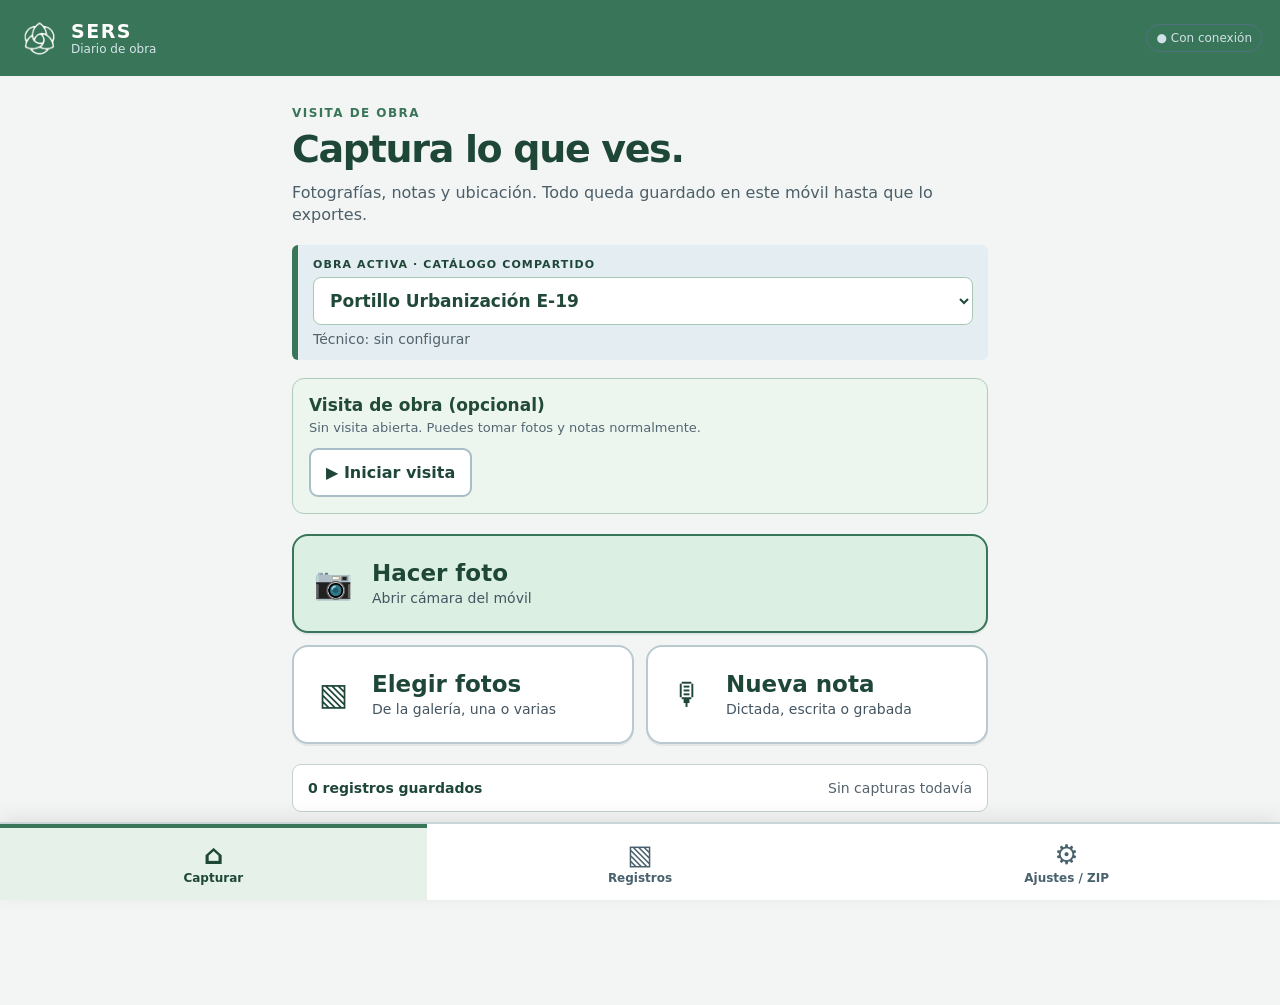
<file: index.html>
<!doctype html>
<html lang="es">
<head>
  <meta charset="utf-8">
  <meta name="viewport" content="width=device-width,initial-scale=1,viewport-fit=cover">
  <meta name="theme-color" content="#397558">
  <meta name="description" content="Captura de fotos y notas de visitas de obra, sin conexión y sin cuotas.">
  <link rel="manifest" href="./manifest-sers.webmanifest?v=6">
  <link rel="icon" sizes="192x192" href="./icons/icon-192.png?v=6">
  <link rel="apple-touch-icon" href="./icons/icon-192.png?v=6">
  <link rel="stylesheet" href="./styles.css">
  <title>SERS · Diario de obra</title>
</head>
<body>
  <div id="app">
    <header class="masthead">
      <div class="brand"><span class="symbol" aria-hidden="true"></span><div><div class="brand-first">SERS</div><div class="brand-sub">Diario de obra</div></div></div>
      <span id="networkStatus" class="connection">Comprobando…</span>
    </header>

    <main>
      <section id="view-home" class="view" aria-label="Inicio">
        <div class="intro">
          <p class="kicker">VISITA DE OBRA</p>
          <h1>Captura lo que ves.</h1>
          <p>Fotografías, notas y ubicación. Todo queda guardado en este móvil hasta que lo exportes.</p>
        </div>
        <div class="project-panel">
          <span class="small-label">OBRA ACTIVA · CATÁLOGO COMPARTIDO</span>
          <select id="homeProject" class="project-chooser" aria-label="Seleccionar obra activa"></select>
          <span id="homeTechnician" class="muted">Técnico: sin configurar</span>
        </div>

        <div class="visit-panel">
          <div><strong>Visita de obra (opcional)</strong><p id="visitStatus" class="hint">Puedes registrar fotos y notas sin iniciar una visita.</p></div>
          <div class="inline-controls">
            <button id="startVisit" type="button" class="button button-outline">▶ Iniciar visita</button>
            <button id="endVisit" type="button" class="button button-outline hidden">■ Finalizar visita</button>
          </div>
        </div>
        <div id="draftRecovery" class="visit-panel recovery-panel hidden">
          <strong>Tienes un borrador sin guardar</strong>
          <div class="inline-controls">
            <button id="recoverDraft" type="button" class="button button-primary">Recuperarlo</button>
            <button id="discardDraft" type="button" class="button button-outline">Descartar</button>
          </div>
        </div>
        <div class="actions">
          <button id="takePhoto" class="action action-primary" type="button"><span class="action-icon">📷</span><span>Hacer foto<small>Abrir cámara del móvil</small></span></button>
          <button id="choosePhotos" class="action" type="button"><span class="action-icon">▧</span><span>Elegir fotos<small>De la galería, una o varias</small></span></button>
          <button id="newNote" class="action" type="button"><span class="action-icon">🎙</span><span>Nueva nota<small>Dictada, escrita o grabada</small></span></button>
        </div>
        <div class="info-line"><strong id="homeCount">0 registros</strong><span id="homeLast">Sin capturas todavía</span></div>
        <p class="privacy-note">Fotos, audios y notas permanecen en este móvil. Solo el catálogo de obras se consulta en GitHub. Exporta copias de seguridad con frecuencia.</p>
      </section>

      <section id="view-records" class="view hidden" aria-label="Registros guardados">
        <div class="section-heading"><p class="kicker">REGISTRO DE VISITAS</p><h1>Fotos y notas</h1><p>Abre cualquier registro para ampliar la foto, leer el texto o escucharlo.</p></div>
        <div class="filters">
          <label for="dayFilter">Día</label>
          <input id="dayFilter" type="date">
          <button id="showAll" type="button" class="button button-small button-outline">Ver todos</button>
          <button id="showToday" type="button" class="button button-small button-outline hidden">Hoy</button>
        </div>
        <div class="filters visit-filter"><label for="visitFilter">Visita</label><select id="visitFilter" aria-label="Filtrar por visita"><option value="all">Todas las visitas y registros sueltos</option></select></div>
        <div id="recordsSummary" class="muted record-total"></div>
        <div id="recordsList" class="record-list" aria-live="polite"></div>
      </section>

      <section id="view-settings" class="view hidden" aria-label="Ajustes y exportación">
        <div class="section-heading"><p class="kicker">CONFIGURACIÓN</p><h1>Mi perfil y obras</h1></div>
        <div class="sheet">
          <h2>Mi perfil</h2>
          <label for="technicianInput">Nombre y apellidos del técnico</label>
          <input id="technicianInput" type="text" maxlength="90" autocomplete="name" placeholder="Nombre y apellidos">
          <label for="technicianRoleInput">Cargo (opcional)</label>
          <input id="technicianRoleInput" type="text" maxlength="100" placeholder="Director de obra, asistencia técnica…">
          <label for="technicianEmailInput">Correo (opcional)</label>
          <input id="technicianEmailInput" type="email" maxlength="150" autocomplete="email" placeholder="correo@empresa.com">
          <button id="saveProfile" type="button" class="button button-primary full">Guardar perfil</button>
        </div>

        <div class="sheet">
          <h2>Obras disponibles</h2>
          <p class="hint">El catálogo se descarga desde GitHub y se conserva en el móvil para trabajar sin cobertura. Lo administra SERS; los inspectores pueden consultarlo, no modificarlo.</p>
          <label for="settingsProjectSelect">Obra activa</label>
          <select id="settingsProjectSelect"></select>
          <p id="catalogStatus" class="status-small"></p>
          <button id="refreshCatalog" type="button" class="button button-outline full">↻ Actualizar catálogo</button>
          <div id="projectDetail" class="project-detail"></div>
          <p class="hint">Los inspectores consultan las obras. El administrador autorizado puede editarlas desde el apartado siguiente.</p>
        </div>
        <details class="sheet admin-panel" id="adminDetails">
          <summary>Administrar obras en GitHub</summary>
          <div id="adminLogin" class="admin-login">
            <p class="hint">Solo para el administrador de la cuenta GitHub <strong>setsmaker</strong>. Las modificaciones se publican en el catálogo compartido.</p>
            <p class="hint">La primera vez, crea en GitHub un <strong>token de acceso específico</strong> con permiso de <strong>Contents: Read and write</strong> únicamente para <strong>setsmaker/sers-diario-piloto</strong>. Utiliza una caducidad corta. <a href="https://github.com/settings/personal-access-tokens/new" target="_blank" rel="noopener noreferrer">Crear token en GitHub ↗</a></p>
            <label for="adminToken">Token de GitHub (no es tu contraseña)</label>
            <input id="adminToken" type="password" autocomplete="off" autocapitalize="off" spellcheck="false" placeholder="Pega el token aquí">
            <button id="adminUnlock" class="button button-primary full" type="button">Acceder como administrador</button>
            <p class="hint">El token se utiliza directamente con api.github.com y <strong>no se guarda</strong> en el móvil, ni se sube al catálogo. No lo compartas por chat.</p>
          </div>
          <div id="adminEditor" class="admin-editor hidden">
            <div class="inline-controls">
              <strong id="adminIdentity">Administrador conectado</strong>
              <button id="adminLogout" type="button" class="button button-outline button-small">Cerrar acceso</button>
            </div>
            <label for="adminProjectSelect">Obra a gestionar</label>
            <select id="adminProjectSelect"></select>
            <label for="adminName">Nombre de la obra</label>
            <input id="adminName" type="text" maxlength="120" placeholder="Nombre visible">
            <label for="adminCode">Código / expediente (opcional)</label>
            <input id="adminCode" type="text" maxlength="80">
            <label for="adminPromoter">Promotor (opcional y público)</label>
            <input id="adminPromoter" type="text" maxlength="120">
            <label for="adminContractor">Contratista (opcional y público)</label>
            <input id="adminContractor" type="text" maxlength="120">
            <label for="adminZones">Zonas de obra</label>
            <textarea id="adminZones" rows="6" placeholder="Una zona por línea"></textarea>
            <label for="adminUnits">Unidades / trabajos</label>
            <textarea id="adminUnits" rows="6" placeholder="Una unidad por línea"></textarea>
            <label class="admin-checkbox"><input id="adminActive" type="checkbox" checked> Obra activa (mostrar a los inspectores)</label>
            <label class="admin-checkbox"><input id="adminPublicConfirm" type="checkbox"> Confirmo que esta información puede publicarse en GitHub Pages.</label>
            <button id="adminSave" type="button" class="button button-primary full">Guardar y publicar en GitHub</button>
            <button id="adminReload" type="button" class="button button-outline full">Recargar catálogo desde GitHub</button>
            <p class="hint">Al archivar una obra deja de aparecer en el selector, pero sus registros locales no se borran. Publicar puede tardar unos instantes en propagarse a otros móviles.</p>
          </div>
          <p id="adminStatus" class="status-small" role="status" aria-live="polite"></p>
        </details>
        <div class="sheet">
          <h2>Sincronizar con OneDrive</h2>
          <p class="hint">Envía los registros nuevos de las obras de este móvil a carpetas privadas de tu OneDrive, por obra, fecha y visita. Los originales permanecen en el teléfono.</p>
          <p id="onedriveStatus" class="status-small" role="status" aria-live="polite">OneDrive sin configurar.</p>
          <div id="onedriveSetup">
            <details id="onedriveSetupDetails">
              <summary>Configuración de Microsoft (una vez)</summary>
              <p class="hint">Para conectar SERS Diario hace falta registrar la aplicación en Microsoft Entra y autorizarla. No basta con iniciar sesión en la aplicación OneDrive del móvil.</p>
              <label for="onedriveClientId">ID de aplicación de Microsoft (Client ID)</label>
              <input id="onedriveClientId" type="text" autocomplete="off" autocapitalize="off" spellcheck="false" inputmode="text" placeholder="xxxxxxxx-xxxx-xxxx-xxxx-xxxxxxxxxxxx">
              <label for="onedriveTenantId">ID del directorio / Tenant (opcional)</label>
              <input id="onedriveTenantId" type="text" autocomplete="off" autocapitalize="off" spellcheck="false" placeholder="Solo si Microsoft 365 usa una aplicación de una sola organización">
              <p class="hint">Deja el Tenant vacío si tu aplicación admite cuentas corporativas y personales. Si Microsoft 365 utiliza una aplicación de una sola organización, introduce el ID del directorio facilitado por su administrador.</p>
              <p class="hint">URI de redirección que debes registrar como aplicación de página única (SPA):</p>
              <input id="onedriveRedirect" type="text" readonly value="https://setsmaker.github.io/sers-diario-piloto/" aria-label="URI de redirección">
              <button id="onedriveSaveSettings" type="button" class="button button-outline full">Guardar configuración</button>
              <p class="hint">Permisos de Microsoft Graph: <strong>Files.ReadWrite</strong> y <strong>User.Read</strong>. No introduzcas Client Secret ni contraseñas aquí.</p>
            </details>
          </div>
          <div class="inline-controls onedrive-actions">
            <button id="onedriveConnect" type="button" class="button button-outline">Conectar OneDrive</button>
            <button id="onedriveDisconnect" type="button" class="button button-outline hidden">Desconectar</button>
          </div>
          <label class="admin-checkbox"><input id="onedriveAuto" type="checkbox"> Sincronizar automáticamente al abrir la aplicación, al recuperar conexión y después de guardar registros (mientras la aplicación esté abierta).</label>
          <button id="onedriveSync" type="button" class="button button-primary full">☁ Sincronizar registros pendientes</button>
          <p id="onedriveProgress" class="hint" role="status" aria-live="polite"></p>
          <p class="hint">Destino: <strong>DIARIOS DE OBRA / Obra / Fecha / Visita o sin visita</strong>. Si un registro ya existe y no ha cambiado, no se vuelve a subir. Si se modifica, se actualiza. Las carpetas se crean solas.</p>
        </div>
        <div class="sheet">
          <h2>Exportar al ordenador</h2>
          <p>Descarga un ZIP con fotografías originales, audios, descripciones, ubicaciones, fechas y un CSV para Excel.</p>
          <button id="exportDay" type="button" class="button button-primary full">Exportar el día seleccionado</button>
          <button id="exportAll" type="button" class="button button-outline full">Exportar todos los registros de esta obra</button>
          <p id="exportDateInfo" class="hint"></p>
        </div>
        <div class="sheet discreet">
          <h2>Información y almacenamiento</h2>
          <p>Fotografías, notas, visitas y borradores se guardan en este dispositivo, no se sincronizan entre móviles. El catálogo común de obras se consulta desde GitHub. Exporta copias periódicamente: borrar los datos del navegador puede hacer que se pierdan.</p>
          <p>La transcripción utiliza el reconocimiento de voz del navegador cuando está disponible. Puede necesitar Internet. Si no aparece, utiliza el micrófono del teclado.</p>
        </div>
      </section>

      <section id="view-editor" class="view hidden" aria-label="Editar registro">
        <div class="editor-top"><button id="cancelEditor" type="button" class="button button-outline">‹ Volver</button><span id="queueInfo" class="queue-info"></span></div>
        <h1 id="editorTitle">Nueva fotografía</h1>
        <p class="editor-time" id="editorTime"></p>
        <div id="photoArea" class="photo-area hidden">
          <div class="photos-heading"><h2>Fotografías del registro</h2><span id="photoCount"></span></div>
          <div id="photosList" class="photos-list"></div>
          <div class="inline-controls">
            <button id="addMorePhotos" type="button" class="button button-outline">+ Desde galería</button>
            <button id="captureMorePhoto" type="button" class="button button-outline">📷 Hacer otra foto</button>
          </div>
        </div>
        <div class="sheet editor-form">
<label id="zoneLabel">Zonas de la obra <span class="optional">(puedes elegir varias)</span></label>
          <div class="multi-picker" id="zonePicker">
            <button type="button" class="multi-picker-toggle" id="zoneToggle" aria-expanded="false" aria-controls="zonePanel">Seleccionar zonas <span aria-hidden="true">▾</span></button>
            <div id="zoneSelected" class="multi-selected" aria-live="polite"></div>
            <div id="zonePanel" class="multi-picker-panel hidden">
              <input id="zoneSearch" type="search" placeholder="Buscar…" autocomplete="off" aria-label="Buscar zonas">
              <div id="zoneOptions" class="multi-picker-list" role="group" aria-labelledby="zoneLabel"></div>
              <div class="inline-controls multi-add">
                <input id="zoneNew" type="text" maxlength="120" placeholder="Añadir otra opción">
                <button id="zoneAdd" type="button" class="button button-outline button-small">Añadir</button>
              </div>
              <button id="zoneDone" type="button" class="button button-primary button-small full">Listo</button>
            </div>
          </div>
          <label id="workLabel">Unidades o trabajos <span class="optional">(puedes elegir varias)</span></label>
          <div class="multi-picker" id="workPicker">
            <button type="button" class="multi-picker-toggle" id="workToggle" aria-expanded="false" aria-controls="workPanel">Seleccionar trabajos <span aria-hidden="true">▾</span></button>
            <div id="workSelected" class="multi-selected" aria-live="polite"></div>
            <div id="workPanel" class="multi-picker-panel hidden">
              <input id="workSearch" type="search" placeholder="Buscar…" autocomplete="off" aria-label="Buscar trabajos">
              <div id="workOptions" class="multi-picker-list" role="group" aria-labelledby="workLabel"></div>
              <div class="inline-controls multi-add">
                <input id="workNew" type="text" maxlength="120" placeholder="Añadir otra opción">
                <button id="workAdd" type="button" class="button button-outline button-small">Añadir</button>
              </div>
              <button id="workDone" type="button" class="button button-primary button-small full">Listo</button>
            </div>
          </div>
          <label for="descriptionInput">Descripción / nota</label>
          <textarea id="descriptionInput" rows="5" placeholder="Descripción común a todas las fotos. Puedes dictarla o escribirla."></textarea>
          <p class="hint">Se guarda el texto original. Cada fotografía puede tener además su propia descripción.</p>
          <div class="inline-controls">
            <button id="dictateBtn" type="button" class="button button-dark">🎤 Dictar texto</button>
            <span id="dictationHint" class="hint">También puedes usar el micrófono del teclado</span>
          </div>
          <div id="dictationStatus" class="status-small" aria-live="polite"></div>
        </div>
        <div class="sheet editor-form">
          <h2>Nota de voz original <span class="optional">(opcional)</span></h2>
          <p class="hint">Puedes grabar una explicación y conservar el audio. La grabación todavía no se transcribe automáticamente.</p>
          <div class="inline-controls">
            <button id="recordBtn" type="button" class="button button-outline">⏺ Grabar audio</button>
            <button id="removeAudio" type="button" class="button button-danger hidden">Quitar audio</button>
          </div>
          <div id="recordingStatus" class="status-small" aria-live="polite"></div>
          <audio id="audioPreview" controls class="audio-player hidden"></audio>
        </div>
        <div class="sheet editor-form">
          <h2>Localización GPS</h2>
          <div id="gpsStatus" class="gps-status">Sin ubicación todavía.</div>
          <button id="retryGps" type="button" class="button button-outline">⌖ Obtener ubicación</button>
          <p class="hint">Si no hay cobertura o no concedes permiso, puedes guardar el registro igualmente.</p>
        </div>
        <div class="editor-footer"><button id="saveRecord" type="button" class="button button-primary full">Guardar registro</button><button id="deleteRecord" type="button" class="button button-danger full hidden">Eliminar este registro</button></div>
      </section>
    </main>

    <nav class="bottom-nav" aria-label="Navegación principal">
      <button id="navHome" type="button" class="nav-btn selected"><span aria-hidden="true">⌂</span>Capturar</button>
      <button id="navRecords" type="button" class="nav-btn"><span aria-hidden="true">▧</span>Registros</button>
      <button id="navSettings" type="button" class="nav-btn"><span aria-hidden="true">⚙</span>Ajustes / ZIP</button>
    </nav>
    <input id="cameraInput" class="visually-hidden" type="file" accept="image/*" capture="environment">
    <input id="galleryInput" class="visually-hidden" type="file" accept="image/*" multiple>
    <input id="photoMoreInput" class="visually-hidden" type="file" accept="image/*" multiple>
    <input id="cameraMoreInput" class="visually-hidden" type="file" accept="image/*" capture="environment">
    <div id="toast" class="toast hidden" role="status" aria-live="polite"></div>
  </div>
  <script src="./db.js" defer></script>
  <script src="./zip.js" defer></script>
  <script src="https://alcdn.msftauth.net/browser/2.35.0/js/msal-browser.min.js" integrity="sha384-PARf28kmic36Ve+O3DnUerRXFtOQ7ZDqRDGpLcbljly5/N39T2OV3kt3QsWOKeAX" crossorigin="anonymous" defer></script>
  <script src="./app.js" defer></script>
  <script src="./onedrive.js" defer></script>
  <script src="./admin.js" defer></script>
</body>
</html>
</file>
<file: styles.css>
:root{font-family:system-ui,-apple-system,"Segoe UI",Roboto,Arial,sans-serif;color:#1e4738;background:#f2f5f3;font-synthesis:none;--ink:#1e4738;--yellow:#dcefe3;--line:#c5d0d2;--muted:#52636d;--base:#fff}*{box-sizing:border-box}body{margin:0;min-height:100dvh}button,input,textarea,select{font:inherit}button{cursor:pointer;-webkit-tap-highlight-color:transparent}button:disabled{opacity:.55;cursor:not-allowed}.hidden{display:none!important}.visually-hidden{position:absolute;width:1px;height:1px;overflow:hidden;clip:rect(0,0,0,0)}.masthead{height:76px;padding:12px max(18px,env(safe-area-inset-right));background:#1e4738;color:#fff;display:flex;align-items:center;justify-content:space-between;gap:12px}.brand{display:flex;align-items:center;gap:10px}.symbol{width:43px;height:43px;display:grid;place-items:center;border-radius:9px;background:#fff;font-weight:900;font-size:29px;color:#397558}.brand-first{font-weight:900;letter-spacing:.08em;font-size:19px}.brand-sub{font-size:12px;color:#d5e5ec}.connection{font-size:12px;color:#d0e1e7;border:1px solid #517184;border-radius:20px;padding:6px 9px;text-align:center}.connection.offline{color:#ffe09e;border-color:#ffe09e}main{max-width:740px;margin:auto;padding:20px 17px calc(111px + env(safe-area-inset-bottom))}.view{animation:appear .12s ease-in}@keyframes appear{from{opacity:.5}to{opacity:1}}.kicker{font-size:12px;font-weight:850;letter-spacing:.12em;color:#397558;margin:0 0 8px}.intro h1,.section-heading h1,#editorTitle{font-size:clamp(29px,7vw,38px);line-height:1.15;letter-spacing:-.035em;margin:0 0 10px;font-weight:820}.intro p:last-child,.section-heading p:last-child{font-size:16px;line-height:1.42;margin:0 0 18px;color:#4c5f69}.project-panel{display:flex;flex-direction:column;gap:6px;background:#e4edf1;border-left:6px solid #397558;padding:13px 15px;border-radius:6px;margin:18px 0}.small-label{font-size:11px;font-weight:900;letter-spacing:.1em}.project-panel strong{font-size:19px}.muted{color:var(--muted);font-size:14px}.actions{display:flex;flex-direction:column;gap:12px;margin:20px 0}.action{width:100%;min-height:99px;display:flex;align-items:center;gap:17px;padding:16px 18px;background:#fff;border:2px solid #b9c9cf;border-radius:16px;color:var(--ink);text-align:left;font-size:23px;font-weight:850;box-shadow:0 2px 0 rgba(20,40,55,.07)}.action-primary{background:#dcefe3;border-color:#397558}.action small{display:block;margin-top:4px;font-size:14px;font-weight:500;color:#445561}.action-icon{font-size:31px;min-width:43px;text-align:center}.action:active,.button:active,.nav-btn:active{transform:translateY(1px)}.info-line{display:flex;justify-content:space-between;gap:12px;font-size:14px;background:#fff;border:1px solid var(--line);border-radius:9px;padding:15px}.info-line>span{color:var(--muted);text-align:right}.privacy-note{font-size:13px;line-height:1.5;color:var(--muted);margin-top:20px}.section-heading{margin-bottom:20px}.filters{display:flex;gap:10px;align-items:center;flex-wrap:wrap;margin:12px 0}.filters label{font-weight:800}.filters input{width:160px;flex-grow:1;max-width:225px}.record-total{margin-bottom:13px}.record-list{display:flex;flex-direction:column;gap:13px}.record-card{display:flex;align-items:stretch;text-align:left;padding:0;width:100%;background:#fff;border:2px solid #c7d2d7;border-radius:12px;overflow:hidden;color:var(--ink);min-height:127px}.record-card .thumbnail{height:127px;width:120px;object-fit:cover;flex:none;background:#e3eaee}.record-card .thumb-note{display:grid;place-items:center;font-size:38px;background:#e4ecf0}.record-card .record-body{padding:12px 13px;min-width:0;flex:1;display:flex;flex-direction:column;gap:5px}.record-card .record-meta{color:#647782;font-size:13px;font-weight:700}.record-card .record-zone{font-size:17px;font-weight:850;white-space:nowrap;overflow:hidden;text-overflow:ellipsis}.record-card .record-desc{font-size:14px;line-height:1.3;display:-webkit-box;-webkit-line-clamp:2;-webkit-box-orient:vertical;overflow:hidden;overflow-wrap:anywhere}.record-card .record-tags{font-size:12px;color:#4c6875;margin-top:auto}.empty{padding:35px 18px;text-align:center;border:2px dashed #bdcbd2;border-radius:13px;color:var(--muted);font-size:16px}.sheet{border:1px solid var(--line);border-radius:13px;background:#fff;padding:18px;margin:15px 0;display:flex;flex-direction:column;gap:12px}.sheet h2{font-size:19px;margin:0}.sheet p{line-height:1.45;margin:0;font-size:15px}.sheet label{font-size:16px;font-weight:750}.sheet input,.sheet textarea,.sheet select,.filters input,.project-chooser{width:100%;border:2px solid #9fb2bf;border-radius:9px;color:var(--ink);padding:12px 13px;background:#fff;font-size:17px;min-height:51px}.sheet textarea{min-height:135px;line-height:1.4;resize:vertical}.sheet input:focus,.sheet textarea:focus,.sheet select:focus,.project-chooser:focus,.filters input:focus{outline:3px solid #88c2a0;outline-offset:1px}.button{min-height:49px;padding:10px 15px;font-weight:790;font-size:16px;border-radius:9px;border:2px solid transparent;color:var(--ink);background:#fff;display:inline-flex;align-items:center;justify-content:center;gap:8px}.button-small{min-height:46px;font-size:14px;padding:8px 10px}.button-primary{background:#397558;color:#fff;border-color:#397558}.button-outline{background:#fff;border-color:#a7bdc7}.button-dark{background:#397558;color:#fff;border-color:#397558}.button-danger{color:#8a2331;background:#fff;border-color:#e5a5ae}.full{width:100%}.hint{font-size:13px!important;color:#526772;line-height:1.45}.discreet{background:#edf2f4}.editor-top{display:flex;justify-content:space-between;align-items:center;gap:10px;margin-bottom:15px}.queue-info{font-size:14px;font-weight:750;color:#536b77}.editor-time{margin:0 0 14px;color:var(--muted);font-size:15px}.photo-area{background:#d9e2e6;border-radius:13px;overflow:hidden;margin-bottom:12px}.photo-area img{display:block;width:100%;max-height:55dvh;object-fit:contain}.filename{padding:8px 11px;font-size:13px;word-break:break-all;color:#4b6574;margin:0}.editor-form{gap:10px}.optional{font-weight:400;color:var(--muted);font-size:13px}.inline-controls{display:flex;align-items:center;gap:10px;flex-wrap:wrap}.status-small{font-size:14px;color:#345970;line-height:1.4;min-height:2px}.gps-status{font-size:15px;font-weight:650;line-height:1.45;overflow-wrap:anywhere}.audio-player{width:100%}.editor-footer{display:flex;flex-direction:column;gap:10px;margin-top:20px}.editor-footer .button-primary{min-height:67px;font-size:20px}.bottom-nav{position:fixed;bottom:0;left:0;right:0;height:calc(78px + env(safe-area-inset-bottom));padding-bottom:env(safe-area-inset-bottom);display:flex;background:#fff;border-top:2px solid #c9d4d8;box-shadow:0 -5px 20px rgba(0,0,0,.08);z-index:20}.nav-btn{border:0;background:transparent;flex:1;font-size:12px;font-weight:800;color:#48616d;display:flex;flex-direction:column;align-items:center;justify-content:center;gap:1px;min-width:0}.nav-btn span{font-size:27px}.nav-btn.selected{background:#e5f1e9;color:#1e4738;box-shadow:inset 0 4px #397558}.toast{position:fixed;z-index:100;bottom:calc(93px + env(safe-area-inset-bottom));left:50%;transform:translateX(-50%);background:#1e4738;color:#fff;padding:13px 20px;border-radius:11px;max-width:min(92vw,540px);width:max-content;box-shadow:0 6px 24px #0005;font-size:15px;line-height:1.4}.toast.error{background:#8d2533}@media(min-width:700px){.actions{display:grid;grid-template-columns:1fr 1fr}.action-primary{grid-column:1/-1}main{padding:30px 22px 120px}}@media(hover:hover){.button:hover,.record-card:hover,.action:hover{filter:brightness(.97)}}

/* Selección múltiple por obra: búsqueda y desplazamiento táctil */
.project-chooser{font-weight:800;font-size:17px;border:1px solid #a9c8b4;background:#fff;color:#214939;border-radius:8px;width:100%;min-height:48px;padding:9px 12px}
.sheet select{appearance:auto}
.add-project{border-top:1px solid var(--line);padding-top:15px;margin-top:6px;display:flex;flex-direction:column;gap:10px}
.multi-picker{border:1px solid #b5c8bc;border-radius:11px;background:#fff;overflow:hidden;margin-bottom:4px}
.multi-picker-toggle{width:100%;min-height:53px;border:0;background:#f1f7f2;color:#194934;text-align:left;font-size:17px;padding:12px 14px;font-weight:700;display:flex;justify-content:space-between;align-items:center;gap:10px}
.multi-picker-toggle span{font-size:20px}
.multi-picker-panel{padding:12px;display:flex;flex-direction:column;gap:10px;border-top:1px solid var(--line)}
.multi-picker-panel input{min-height:46px;font-size:16px}
.multi-picker-list{max-height:230px;overflow-y:auto;overscroll-behavior:contain;border:1px solid #d2ddd5;border-radius:7px;-webkit-overflow-scrolling:touch}
.multi-choice{min-height:49px;display:flex;align-items:center;gap:12px;padding:10px 12px;border-bottom:1px solid #e6ede8;font-size:16px;cursor:pointer}
.multi-choice:last-child{border-bottom:0}
.multi-choice input{min-height:21px!important;width:21px!important;height:21px!important;flex:none;accent-color:#397558;margin:0}
.multi-selected{display:flex;flex-wrap:wrap;gap:6px;padding:7px 11px}
.multi-selected:empty{display:none}
.multi-chip{background:#e5f1e9;border:1px solid #b4d0bf;border-radius:20px;padding:5px 9px;font-size:13px;color:#24513a}
.multi-picker-empty{padding:12px;color:var(--muted);font-size:14px}
.multi-add input{flex:1;min-width:150px}
.masthead{background:#397558}

/* Icono corporativo SERS en la cabecera */
.symbol{background:#397558 url("./icons/icon-192.png?v=5") center/contain no-repeat;color:transparent;flex:none}

/* SERS Diario - visitas, galerías y lectura del catálogo compartido */
.visit-panel{border:1px solid #aecbbb;border-radius:12px;padding:16px;margin:13px 0 17px;background:#edf5ef;display:flex;flex-direction:column;gap:10px}
.visit-panel strong{font-size:17px;color:#214b36}
.visit-panel .hint{margin:4px 0 0}
.recovery-panel{background:#fff9de;border-color:#e8d39a}
.visit-filter{padding:5px 0 9px}
.visit-filter select{border:2px solid #a6bcb0;border-radius:8px;min-height:46px;padding:9px 10px;background:#fff;flex:1;font-size:15px}
.project-detail{border:1px solid #cadbd0;background:#f4f8f5;padding:12px 14px;border-radius:9px;word-break:break-word}
.project-detail p{font-size:14px;margin:6px 0;line-height:1.45}
.photo-area{padding:12px;background:#f4f8f5;border:1px solid #cadbd0;display:flex;flex-direction:column;gap:12px}
.photos-heading{display:flex;align-items:center;justify-content:space-between;gap:10px}
.photos-heading h2{font-size:17px;margin:0}
.photos-heading span{font-size:13px;color:#50685a}
.photos-list{display:flex;flex-direction:column;gap:12px}
.photo-item{border:1px solid #c6d6c9;border-radius:10px;background:#fff;padding:10px;display:flex;flex-direction:column;gap:8px}
.photo-item img{height:auto;max-height:38dvh;object-fit:contain;border-radius:7px;background:#ecf0ef}
.photo-item-heading{display:flex;align-items:center;justify-content:space-between;gap:8px}
.photo-item textarea{min-height:74px;width:100%;padding:10px;border:2px solid #a3b9ad;border-radius:8px;font-size:16px;line-height:1.4}
.photo-item textarea:focus{outline:2px solid #80b996}
.photo-item .filename{padding:0;font-size:12px}

/* Administración de obras: accesible desde móvil y no visible sin autorización */
.admin-panel{display:block}
.admin-panel>summary{cursor:pointer;font-size:17px;font-weight:750;color:#24533e;padding:3px 0;list-style-position:inside}
.admin-panel[open]>summary{margin-bottom:15px;padding-bottom:12px;border-bottom:1px solid #c5d0d2}
.admin-login,.admin-editor{display:flex;flex-direction:column;gap:12px}
.admin-panel label{font-size:15px;font-weight:700}
.admin-panel input,.admin-panel select,.admin-panel textarea{font-size:16px}
.admin-panel textarea{resize:vertical;min-height:90px}
.admin-panel .hint{font-size:13px;line-height:1.42;color:#53685a}
.admin-panel a{color:#235941;text-decoration:underline;font-weight:700}
.admin-checkbox{display:flex;align-items:flex-start;gap:11px;line-height:1.35;padding:6px 0;cursor:pointer}
.admin-checkbox input{width:22px;min-width:22px;height:22px;min-height:22px;margin:0;accent-color:#397558}
.admin-editor .inline-controls{justify-content:space-between}
#adminStatus{min-height:1.2em;margin:12px 0 0}
#adminStatus.admin-error{color:#962d36;font-weight:650}
</file>
